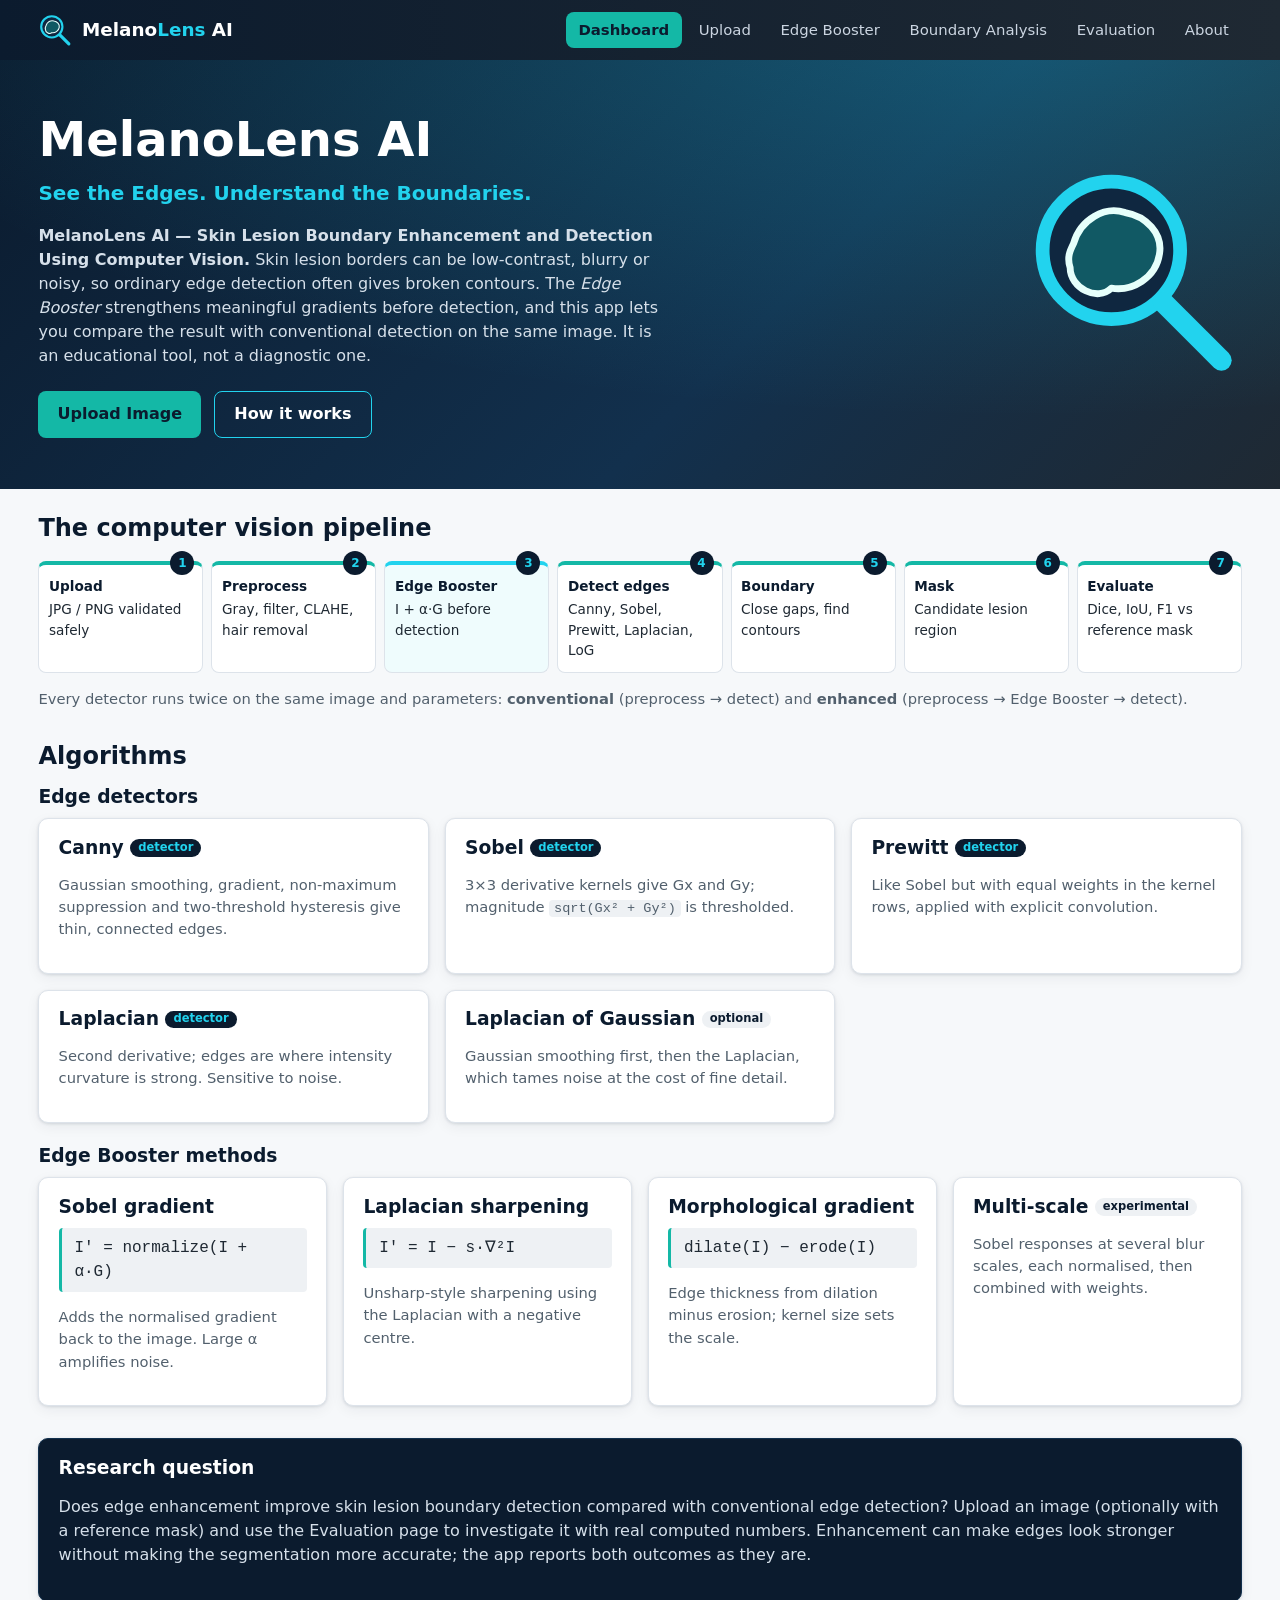
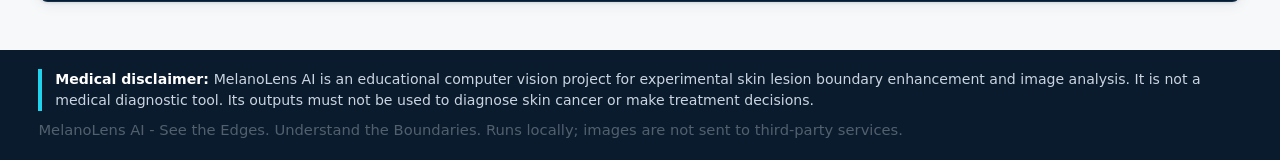
<file: frontend/index.html>
<!DOCTYPE html>
<html lang="en">
<head>
  <meta charset="utf-8"><meta name="viewport" content="width=device-width, initial-scale=1">
  <title>MelanoLens AI - Dashboard</title>
  <link rel="icon" href="assets/logo.svg" type="image/svg+xml">
  <link rel="stylesheet" href="css/style.css"><link rel="stylesheet" href="css/components.css">
</head>
<body data-page="index.html">
  <section class="hero">
    <div class="container hero-grid">
      <div>
        <h1>MelanoLens AI</h1>
        <p class="tagline">See the Edges. Understand the Boundaries.</p>
        <p><strong>MelanoLens AI — Skin Lesion Boundary Enhancement and Detection Using Computer Vision.</strong>
          Skin lesion borders can be low-contrast, blurry or noisy, so ordinary edge detection often gives broken contours.
          The <em>Edge Booster</em> strengthens meaningful gradients before detection, and this app lets you compare the result
          with conventional detection on the same image. It is an educational tool, not a diagnostic one.</p>
        <div class="hero-actions">
          <a class="btn primary" href="upload.html">Upload Image</a>
          <a class="btn secondary" href="about.html">How it works</a>
        </div>
      </div>
      <div class="hero-logo" aria-hidden="true"><img src="assets/logo.svg" alt="" width="220" height="220"></div>
    </div>
  </section>

  <main id="main"><div class="container">
    <section aria-labelledby="pipe-h">
      <h2 id="pipe-h">The computer vision pipeline</h2>
      <div class="pipeline" style="margin-top:1.1rem">
        <div class="step"><b>Upload</b>JPG / PNG validated safely</div>
        <div class="step"><b>Preprocess</b>Gray, filter, CLAHE, hair removal</div>
        <div class="step core"><b>Edge Booster</b>I + α·G before detection</div>
        <div class="step"><b>Detect edges</b>Canny, Sobel, Prewitt, Laplacian, LoG</div>
        <div class="step"><b>Boundary</b>Close gaps, find contours</div>
        <div class="step"><b>Mask</b>Candidate lesion region</div>
        <div class="step"><b>Evaluate</b>Dice, IoU, F1 vs reference mask</div>
      </div>
      <p class="muted">Every detector runs twice on the same image and parameters: <b>conventional</b> (preprocess → detect) and <b>enhanced</b> (preprocess → Edge Booster → detect).</p>
    </section>

    <section style="margin-top:2rem" aria-labelledby="algo-h">
      <h2 id="algo-h">Algorithms</h2>
      <h3 style="margin-top:1rem">Edge detectors</h3>
      <div class="grid cols-3">
        <article class="card algo"><h3>Canny <span class="badge">detector</span></h3><p class="muted">Gaussian smoothing, gradient, non-maximum suppression and two-threshold hysteresis give thin, connected edges.</p></article>
        <article class="card algo"><h3>Sobel <span class="badge">detector</span></h3><p class="muted">3×3 derivative kernels give Gx and Gy; magnitude <code>sqrt(Gx² + Gy²)</code> is thresholded.</p></article>
        <article class="card algo"><h3>Prewitt <span class="badge">detector</span></h3><p class="muted">Like Sobel but with equal weights in the kernel rows, applied with explicit convolution.</p></article>
        <article class="card algo"><h3>Laplacian <span class="badge">detector</span></h3><p class="muted">Second derivative; edges are where intensity curvature is strong. Sensitive to noise.</p></article>
        <article class="card algo"><h3>Laplacian of Gaussian <span class="badge alt">optional</span></h3><p class="muted">Gaussian smoothing first, then the Laplacian, which tames noise at the cost of fine detail.</p></article>
      </div>
      <h3 style="margin-top:1.4rem">Edge Booster methods</h3>
      <div class="grid cols-4">
        <article class="card algo"><h3>Sobel gradient</h3><div class="formula">I' = normalize(I + α·G)</div><p class="muted">Adds the normalised gradient back to the image. Large α amplifies noise.</p></article>
        <article class="card algo"><h3>Laplacian sharpening</h3><div class="formula">I' = I − s·∇²I</div><p class="muted">Unsharp-style sharpening using the Laplacian with a negative centre.</p></article>
        <article class="card algo"><h3>Morphological gradient</h3><div class="formula">dilate(I) − erode(I)</div><p class="muted">Edge thickness from dilation minus erosion; kernel size sets the scale.</p></article>
        <article class="card algo"><h3>Multi-scale <span class="badge alt">experimental</span></h3><p class="muted">Sobel responses at several blur scales, each normalised, then combined with weights.</p></article>
      </div>
    </section>

    <section style="margin-top:2rem" class="card dark">
      <h3>Research question</h3>
      <p>Does edge enhancement improve skin lesion boundary detection compared with conventional edge detection?
        Upload an image (optionally with a reference mask) and use the Evaluation page to investigate it with real computed numbers.
        Enhancement can make edges look stronger without making the segmentation more accurate; the app reports both outcomes as they are.</p>
    </section>
  </div></main>
  <script src="js/app.js"></script>
</body>
</html>
</file>
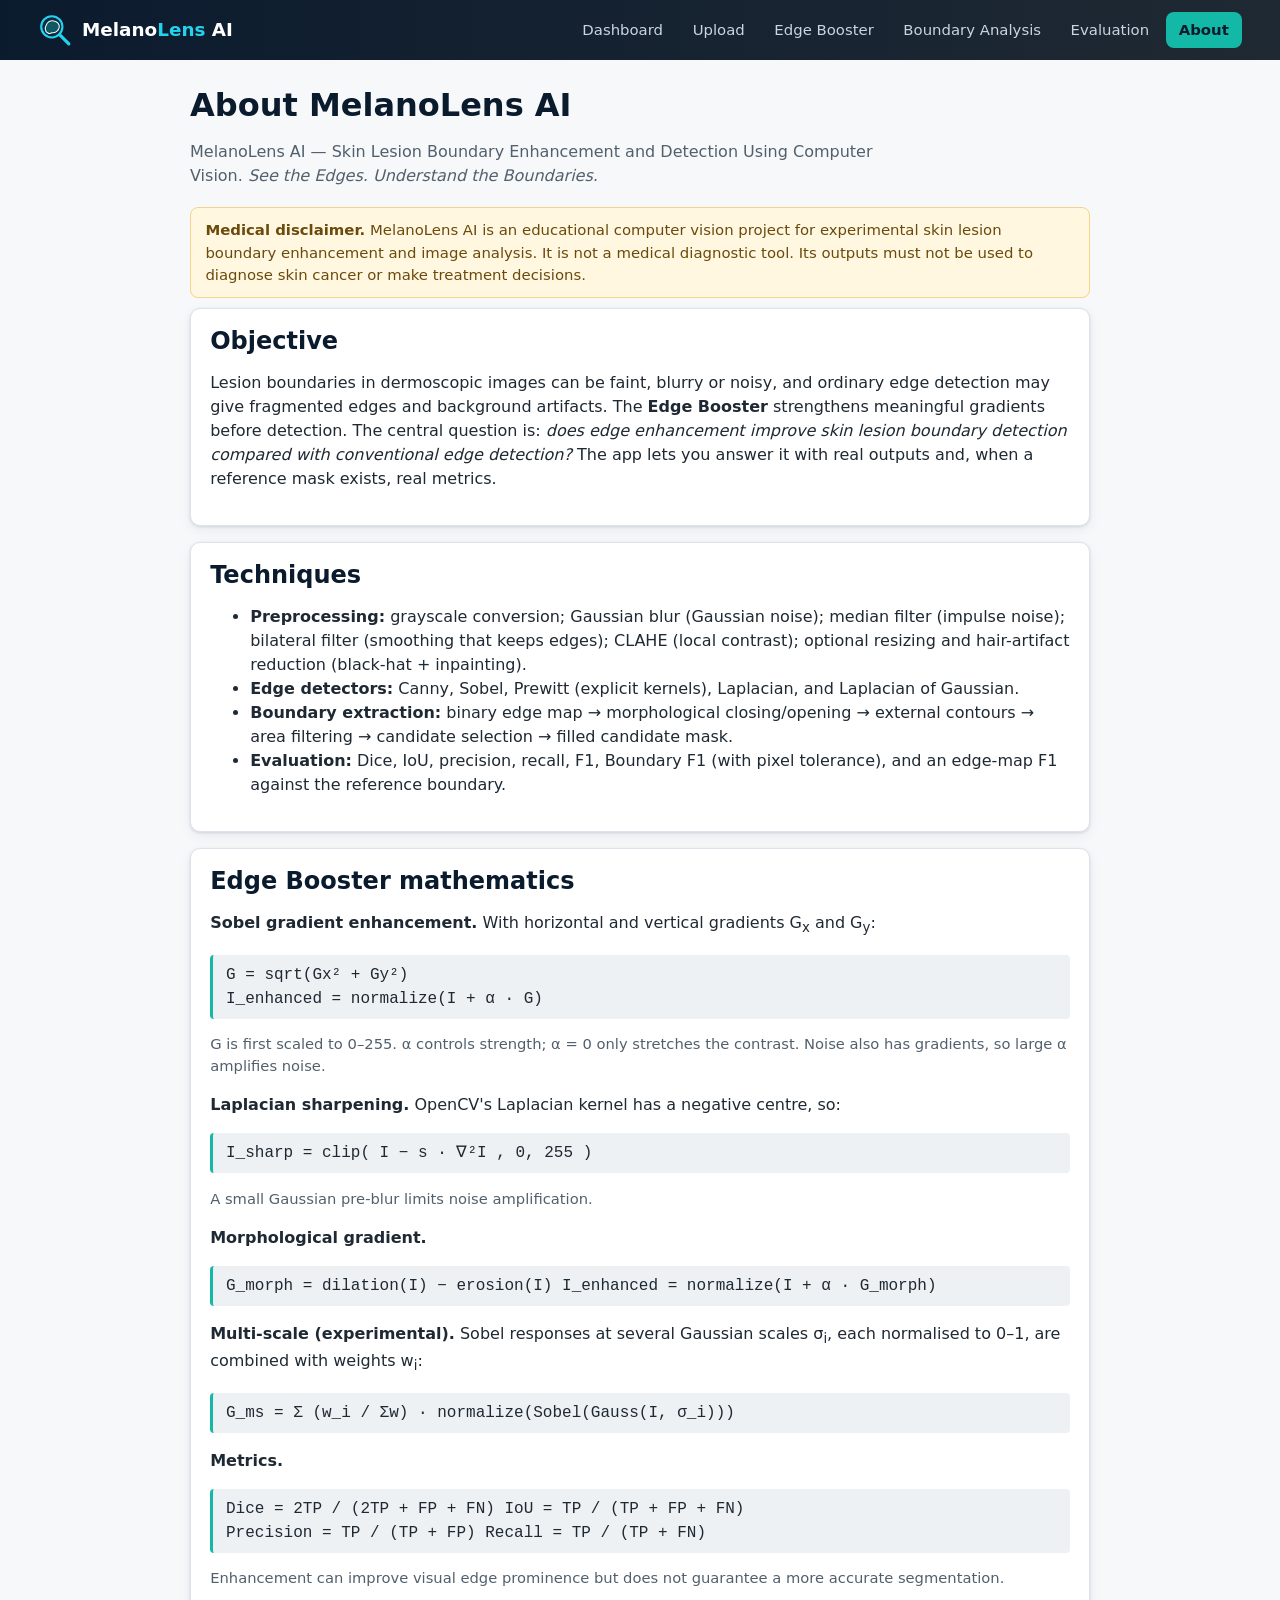
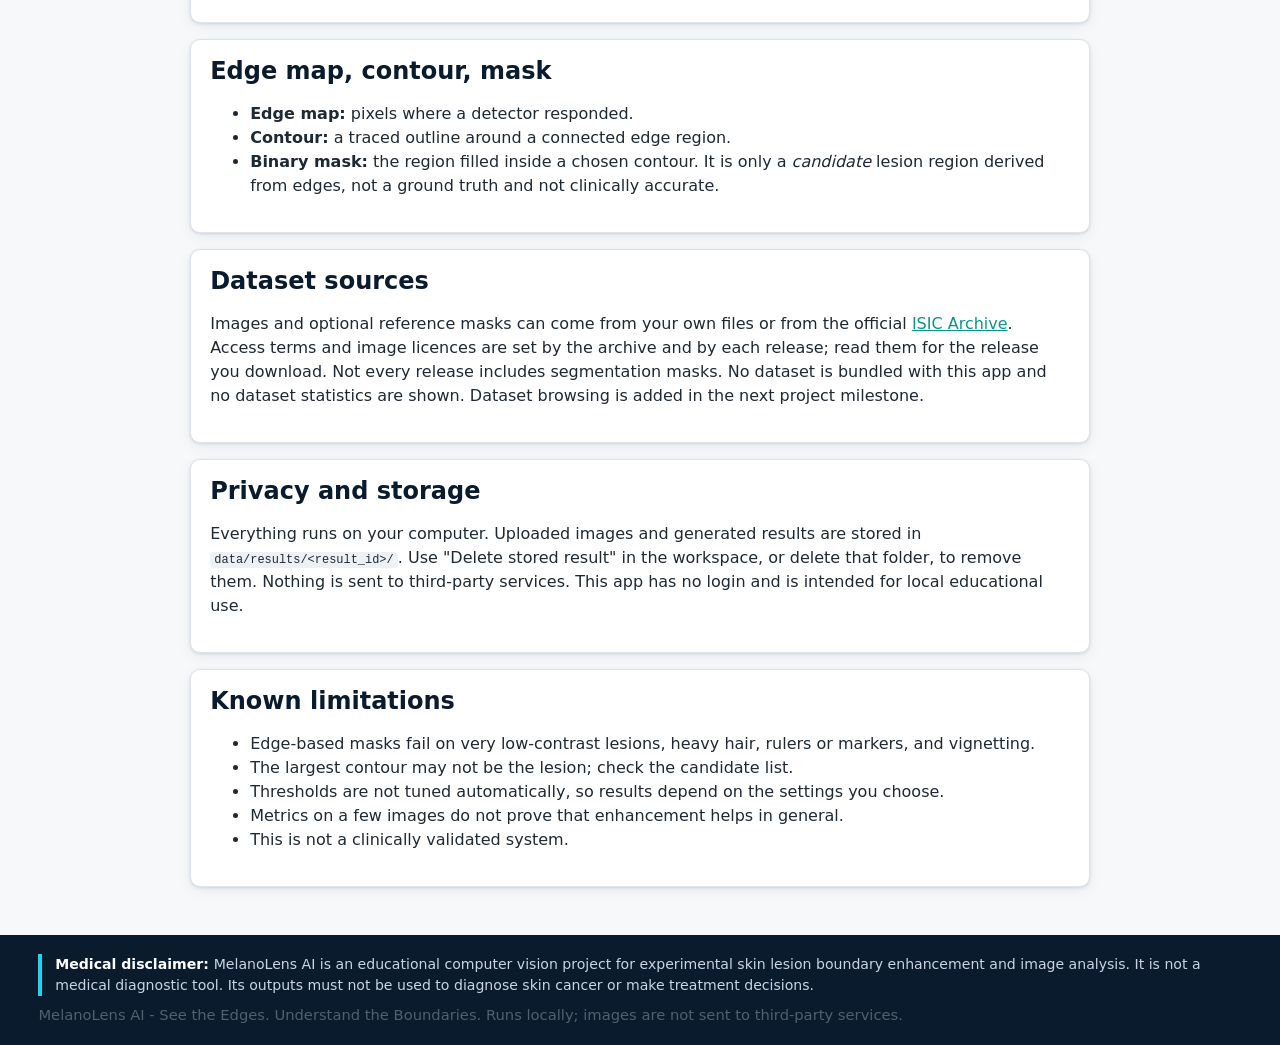
<file: frontend/about.html>
<!DOCTYPE html>
<html lang="en">
<head>
  <meta charset="utf-8"><meta name="viewport" content="width=device-width, initial-scale=1">
  <title>MelanoLens AI - About Project</title>
  <link rel="icon" href="assets/logo.svg" type="image/svg+xml">
  <link rel="stylesheet" href="css/style.css"><link rel="stylesheet" href="css/components.css">
</head>
<body data-page="about.html">
  <main id="main"><div class="container" style="max-width:900px">
    <div class="page-title"><h1>About MelanoLens AI</h1><p>MelanoLens AI — Skin Lesion Boundary Enhancement and Detection Using Computer Vision. <em>See the Edges. Understand the Boundaries.</em></p></div>
    <div class="alert warn"><strong>Medical disclaimer.</strong> MelanoLens AI is an educational computer vision project for experimental skin lesion boundary enhancement and image analysis. It is not a medical diagnostic tool. Its outputs must not be used to diagnose skin cancer or make treatment decisions.</div>

    <section class="card"><h2>Objective</h2>
      <p>Lesion boundaries in dermoscopic images can be faint, blurry or noisy, and ordinary edge detection may give fragmented edges and background artifacts. The <b>Edge Booster</b> strengthens meaningful gradients before detection. The central question is: <em>does edge enhancement improve skin lesion boundary detection compared with conventional edge detection?</em> The app lets you answer it with real outputs and, when a reference mask exists, real metrics.</p></section>

    <section class="card" style="margin-top:1rem"><h2>Techniques</h2>
      <ul>
        <li><b>Preprocessing:</b> grayscale conversion; Gaussian blur (Gaussian noise); median filter (impulse noise); bilateral filter (smoothing that keeps edges); CLAHE (local contrast); optional resizing and hair-artifact reduction (black-hat + inpainting).</li>
        <li><b>Edge detectors:</b> Canny, Sobel, Prewitt (explicit kernels), Laplacian, and Laplacian of Gaussian.</li>
        <li><b>Boundary extraction:</b> binary edge map → morphological closing/opening → external contours → area filtering → candidate selection → filled candidate mask.</li>
        <li><b>Evaluation:</b> Dice, IoU, precision, recall, F1, Boundary F1 (with pixel tolerance), and an edge-map F1 against the reference boundary.</li>
      </ul></section>

    <section class="card" style="margin-top:1rem"><h2>Edge Booster mathematics</h2>
      <p><b>Sobel gradient enhancement.</b> With horizontal and vertical gradients G<sub>x</sub> and G<sub>y</sub>:</p>
      <div class="formula">G = sqrt(Gx² + Gy²)<br>I_enhanced = normalize(I + α · G)</div>
      <p class="muted">G is first scaled to 0–255. α controls strength; α = 0 only stretches the contrast. Noise also has gradients, so large α amplifies noise.</p>
      <p><b>Laplacian sharpening.</b> OpenCV's Laplacian kernel has a negative centre, so:</p>
      <div class="formula">I_sharp = clip( I − s · ∇²I , 0, 255 )</div>
      <p class="muted">A small Gaussian pre-blur limits noise amplification.</p>
      <p><b>Morphological gradient.</b></p>
      <div class="formula">G_morph = dilation(I) − erosion(I)      I_enhanced = normalize(I + α · G_morph)</div>
      <p><b>Multi-scale (experimental).</b> Sobel responses at several Gaussian scales σ<sub>i</sub>, each normalised to 0–1, are combined with weights w<sub>i</sub>:</p>
      <div class="formula">G_ms = Σ (w_i / Σw) · normalize(Sobel(Gauss(I, σ_i)))</div>
      <p><b>Metrics.</b></p>
      <div class="formula">Dice = 2TP / (2TP + FP + FN)    IoU = TP / (TP + FP + FN)<br>Precision = TP / (TP + FP)    Recall = TP / (TP + FN)</div>
      <p class="muted">Enhancement can improve visual edge prominence but does not guarantee a more accurate segmentation.</p></section>

    <section class="card" style="margin-top:1rem"><h2>Edge map, contour, mask</h2>
      <ul><li><b>Edge map:</b> pixels where a detector responded.</li><li><b>Contour:</b> a traced outline around a connected edge region.</li>
        <li><b>Binary mask:</b> the region filled inside a chosen contour. It is only a <em>candidate</em> lesion region derived from edges, not a ground truth and not clinically accurate.</li></ul></section>

    <section class="card" style="margin-top:1rem"><h2>Dataset sources</h2>
      <p>Images and optional reference masks can come from your own files or from the official <a href="https://www.isic-archive.com/" target="_blank" rel="noopener">ISIC Archive</a>. Access terms and image licences are set by the archive and by each release; read them for the release you download. Not every release includes segmentation masks. No dataset is bundled with this app and no dataset statistics are shown. Dataset browsing is added in the next project milestone.</p></section>

    <section class="card" style="margin-top:1rem"><h2>Privacy and storage</h2>
      <p>Everything runs on your computer. Uploaded images and generated results are stored in <code>data/results/&lt;result_id&gt;/</code>. Use "Delete stored result" in the workspace, or delete that folder, to remove them. Nothing is sent to third-party services. This app has no login and is intended for local educational use.</p></section>

    <section class="card" style="margin-top:1rem"><h2>Known limitations</h2>
      <ul><li>Edge-based masks fail on very low-contrast lesions, heavy hair, rulers or markers, and vignetting.</li>
        <li>The largest contour may not be the lesion; check the candidate list.</li>
        <li>Thresholds are not tuned automatically, so results depend on the settings you choose.</li>
        <li>Metrics on a few images do not prove that enhancement helps in general.</li>
        <li>This is not a clinically validated system.</li></ul></section>
  </div></main>
  <script src="js/app.js"></script>
</body>
</html>
</file>
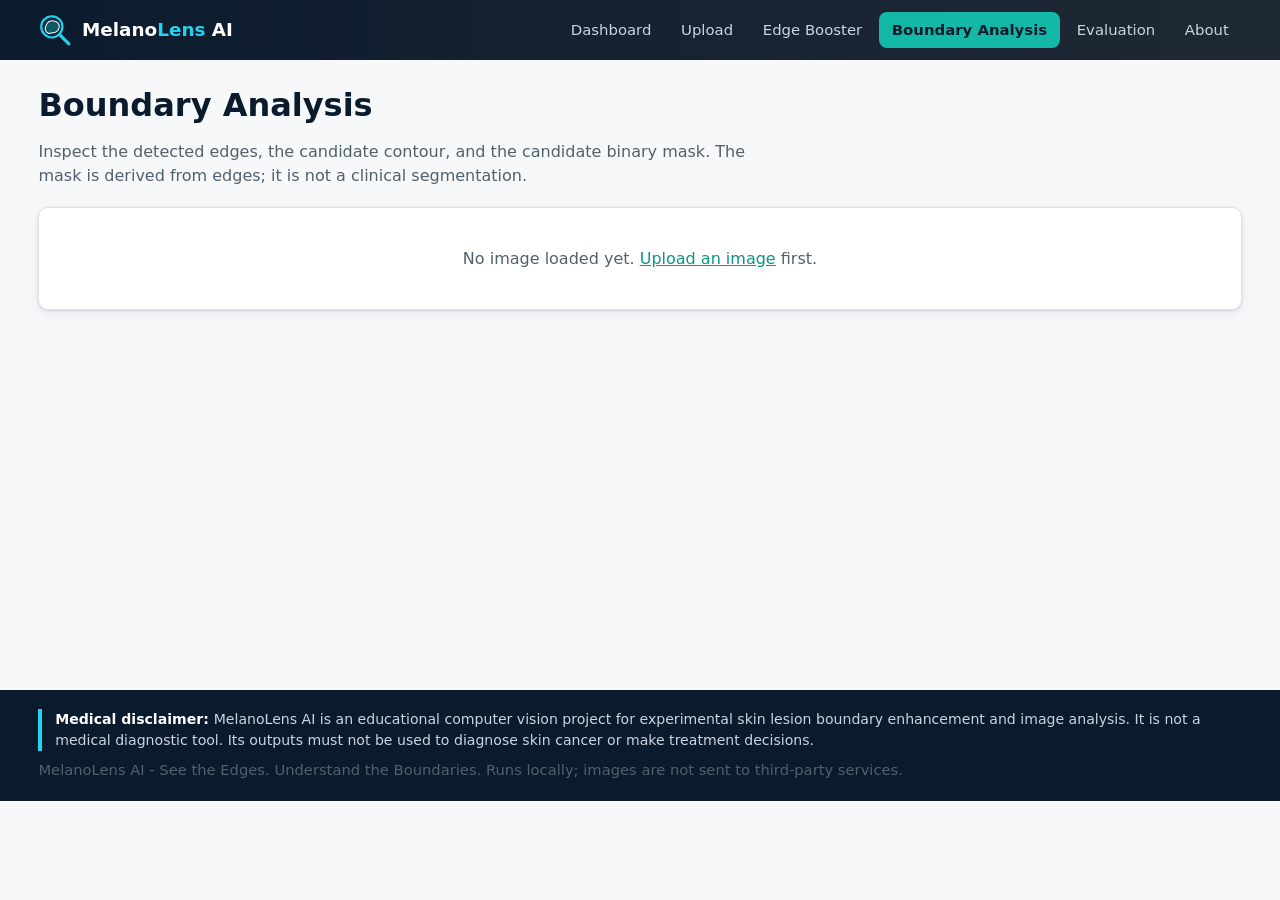
<file: frontend/analysis.html>
<!DOCTYPE html>
<html lang="en">
<head>
  <meta charset="utf-8"><meta name="viewport" content="width=device-width, initial-scale=1">
  <title>MelanoLens AI - Boundary Analysis</title>
  <link rel="icon" href="assets/logo.svg" type="image/svg+xml">
  <link rel="stylesheet" href="css/style.css"><link rel="stylesheet" href="css/components.css">
</head>
<body data-page="analysis.html">
  <main id="main"><div class="container">
    <div class="page-title"><h1>Boundary Analysis</h1>
      <p>Inspect the detected edges, the candidate contour, and the candidate binary mask. The mask is derived from edges; it is not a clinical segmentation.</p></div>
    <div id="empty" class="card empty" hidden></div>
    <div id="content" hidden>
      <div id="messages"></div>
      <div class="layout-2" style="grid-template-columns: 1.4fr 1fr">
        <section class="card" aria-labelledby="viewer-h">
          <h2 id="viewer-h">Viewer</h2>
          <div class="viewer-bar"><label for="view-select">Image</label><select id="view-select"></select>
            <a class="btn ghost small" id="dl-current" href="#">Download this</a>
            <a class="btn ghost small" id="dl-overlay" href="#">Download contour overlay</a>
            <a class="btn ghost small" id="dl-mask" href="#">Download binary mask</a></div>
          <div id="viewer-toolbar"></div>
          <div id="viewer"></div>
          <p class="muted">Scroll to zoom, drag to pan. Keyboard: + / − / 0 when the viewer is focused.</p>
        </section>
        <section>
          <div class="card" aria-labelledby="meas-h">
            <h2 id="meas-h">Selected contour</h2>
            <p class="muted" id="meas-context"></p>
            <div class="stat-grid" id="stats"></div>
          </div>
          <div class="card" style="margin-top:1rem" aria-labelledby="cand-h">
            <h2 id="cand-h">Candidate contours</h2>
            <p class="muted">The largest contour is not always the lesion. Pick another candidate to inspect it; the page reprocesses with the same settings.</p>
            <div class="field"><label for="selection">Automatic selection rule</label>
              <select id="selection"><option value="largest">Largest valid contour</option><option value="most_circular">Most circular</option><option value="closest_to_center">Closest to centre</option></select></div>
            <div class="table-wrap" style="margin-top:.6rem"><table><thead><tr><th>#</th><th>Area px</th><th>Perimeter px</th><th>Circularity</th><th></th></tr></thead><tbody id="cand-body"></tbody></table></div>
          </div>
        </section>
      </div>

      <section class="card" style="margin-top:1rem" aria-labelledby="cmp-h">
        <h2 id="cmp-h">Before / after comparison</h2>
        <div class="viewer-bar">
          <label for="cmp-left">Before</label><select id="cmp-left"></select>
          <label for="cmp-right">After</label><select id="cmp-right"></select>
        </div>
        <div id="cmp-toolbar"></div><div id="cmp-viewer"></div>
        <label class="muted" for="cmp-slider">Drag the slider to reveal the "after" image (left side shows "before").</label>
        <input class="compare-slider" id="cmp-slider" type="range" min="0" max="100" value="50">
      </section>

      <section class="card" style="margin-top:1rem" aria-labelledby="ref-h">
        <h2 id="ref-h">Reference mask comparison</h2>
        <div id="ref-none" class="alert info" hidden>Ground-truth mask unavailable. No scores are shown. Upload an image together with a reference mask to enable this section.</div>
        <div id="ref-body" hidden>
          <div class="grid cols-3">
            <figure style="margin:0"><img id="ref-img" alt="Reference mask" style="width:100%;background:#0f1b28;border-radius:8px"><figcaption class="muted">Reference mask</figcaption></figure>
            <figure style="margin:0"><img id="pred-img" alt="Candidate mask" style="width:100%;background:#0f1b28;border-radius:8px"><figcaption class="muted">Candidate mask (selected)</figcaption></figure>
            <figure style="margin:0"><img id="diff-img" alt="Difference image" style="width:100%;background:#0f1b28;border-radius:8px"><figcaption class="muted">Difference</figcaption></figure>
          </div>
          <div class="legend" style="margin:.6rem 0"><span><i style="background:#00c800"></i>True positive</span><span><i style="background:#dc0000"></i>False positive</span><span><i style="background:#0078dc"></i>False negative</span></div>
          <div class="stat-grid" id="ref-stats"></div>
          <p class="muted" id="ref-note"></p>
        </div>
      </section>

      <section class="card" style="margin-top:1rem"><h2>Definitions</h2><ul id="notes"></ul></section>
    </div>
  </div></main>
  <script src="js/app.js"></script><script src="js/labels.js"></script><script src="js/viewer.js"></script><script src="js/analysis.js"></script>
</body>
</html>
</file>
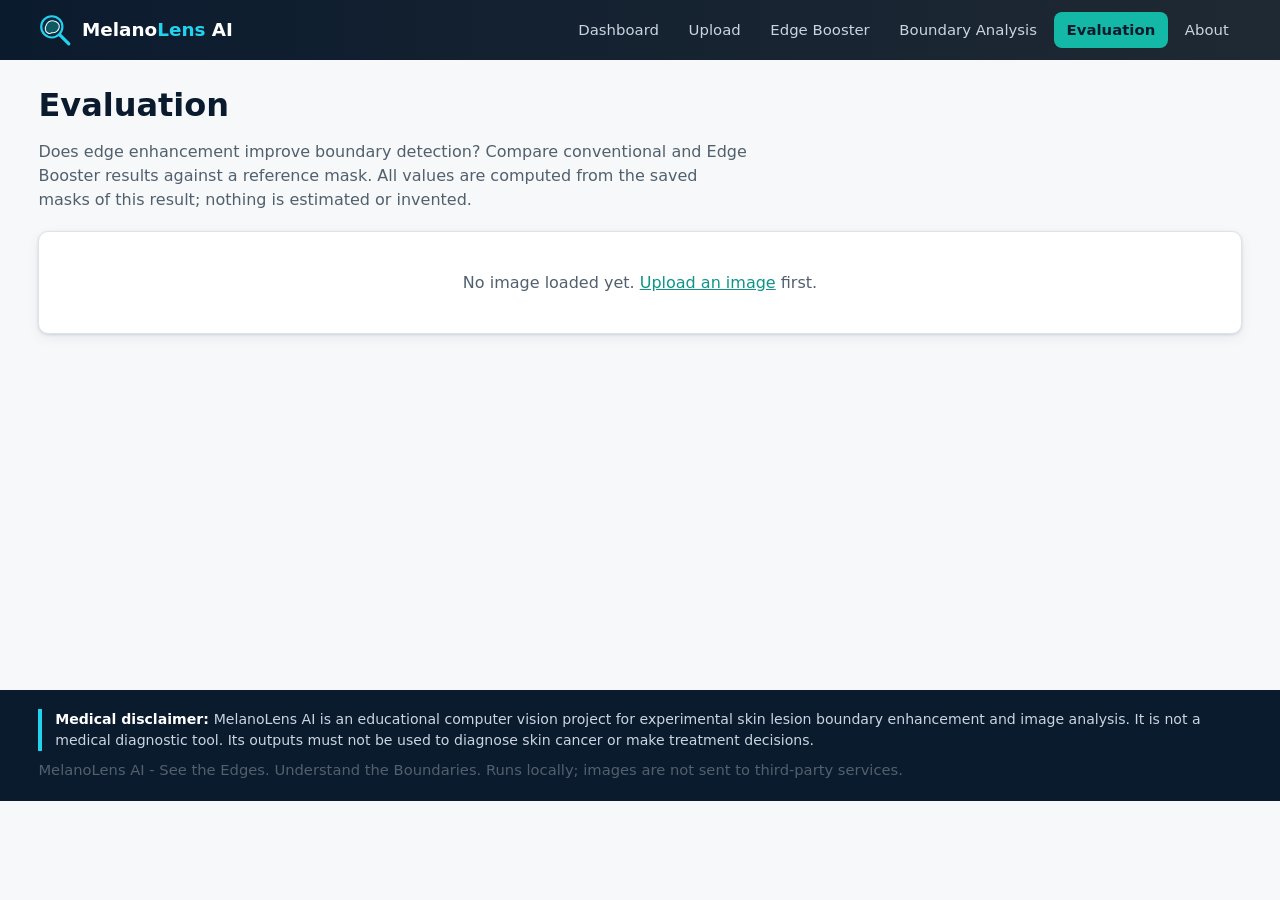
<file: frontend/evaluation.html>
<!DOCTYPE html>
<html lang="en">
<head>
  <meta charset="utf-8"><meta name="viewport" content="width=device-width, initial-scale=1">
  <title>MelanoLens AI - Evaluation</title>
  <link rel="icon" href="assets/logo.svg" type="image/svg+xml">
  <link rel="stylesheet" href="css/style.css"><link rel="stylesheet" href="css/components.css">
</head>
<body data-page="evaluation.html">
  <main id="main"><div class="container">
    <div class="page-title"><h1>Evaluation</h1>
      <p>Does edge enhancement improve boundary detection? Compare conventional and Edge Booster results against a reference mask. All values are computed from the saved masks of this result; nothing is estimated or invented.</p></div>
    <div id="empty" class="card empty" hidden></div>
    <div id="content" hidden>
      <div id="no-ref" class="card" hidden>
        <h2>Ground-truth mask unavailable</h2>
        <p>No reference segmentation mask is attached to this image, so Dice, IoU, precision, recall and F1 cannot be computed. No scores are shown.</p>
        <a class="btn primary" href="upload.html">Upload an image with a reference mask</a>
      </div>
      <div id="has-ref" hidden>
        <div class="card"><div class="btn-row" style="justify-content:space-between"><h2 style="margin:0">Conventional vs Edge Booster</h2>
          <div class="btn-row"><a class="btn ghost small" id="export-csv" href="#">Export CSV</a><a class="btn ghost small" id="export-json" href="#">Export JSON</a></div></div>
          <p class="muted">Difference = enhanced − conventional (positive means the enhanced value is higher). "n/a" means no candidate contour was found or the value is undefined.</p>
          <div class="table-wrap"><table><thead><tr><th>Detector</th><th>Dice conv.</th><th>Dice enh.</th><th>Δ Dice</th><th>IoU conv.</th><th>IoU enh.</th><th>Δ IoU</th><th>Edge-map F1 conv.</th><th>Edge-map F1 enh.</th><th>Δ Edge F1</th></tr></thead><tbody id="cmp-body"></tbody></table></div>
        </div>
        <div class="grid cols-2" style="margin-top:1rem;align-items:start">
          <div class="card"><h2>Dice chart</h2><img id="chart" alt="Bar chart of Dice score for conventional and Edge Booster results per detector" style="width:100%"></div>
          <div class="card"><h2>Masks (selected detector and mode)</h2>
            <div class="grid cols-3"><figure style="margin:0"><img id="m-ref" alt="Reference mask" style="width:100%;background:#0f1b28;border-radius:6px"><figcaption class="muted">Reference</figcaption></figure>
              <figure style="margin:0"><img id="m-pred" alt="Predicted mask" style="width:100%;background:#0f1b28;border-radius:6px"><figcaption class="muted">Predicted</figcaption></figure>
              <figure style="margin:0"><img id="m-diff" alt="Difference" style="width:100%;background:#0f1b28;border-radius:6px"><figcaption class="muted">Difference</figcaption></figure></div>
            <div class="legend" style="margin-top:.5rem"><span><i style="background:#00c800"></i>TP</span><span><i style="background:#dc0000"></i>FP</span><span><i style="background:#0078dc"></i>FN</span></div></div>
        </div>
        <div class="card" style="margin-top:1rem"><h2>All results</h2>
          <div class="table-wrap"><table><thead><tr><th>Detector</th><th>Mode</th><th>Mask found</th><th>Dice</th><th>IoU</th><th>Precision</th><th>Recall</th><th>F1</th><th>Boundary F1</th><th>Edge-map F1</th></tr></thead><tbody id="rows-body"></tbody></table></div>
        </div>
        <div class="card" style="margin-top:1rem"><h2>How the numbers are computed</h2>
          <ul>
            <li><b>Mask metrics</b> (Dice, IoU, precision, recall, F1, Boundary F1) compare a filled candidate mask with the reference mask. The candidate mask comes from the contour-selection rule you chose.</li>
            <li><b>Edge-map F1</b> compares raw edge pixels with the boundary of the reference mask using a pixel tolerance. It does not need a contour, but background edges lower it.</li>
            <li>Results on one image are a single observation, not proof that enhancement helps or hurts in general.</li>
          </ul></div>
      </div>
    </div>
  </div></main>
  <script src="js/app.js"></script><script src="js/evaluation.js"></script>
</body>
</html>
</file>
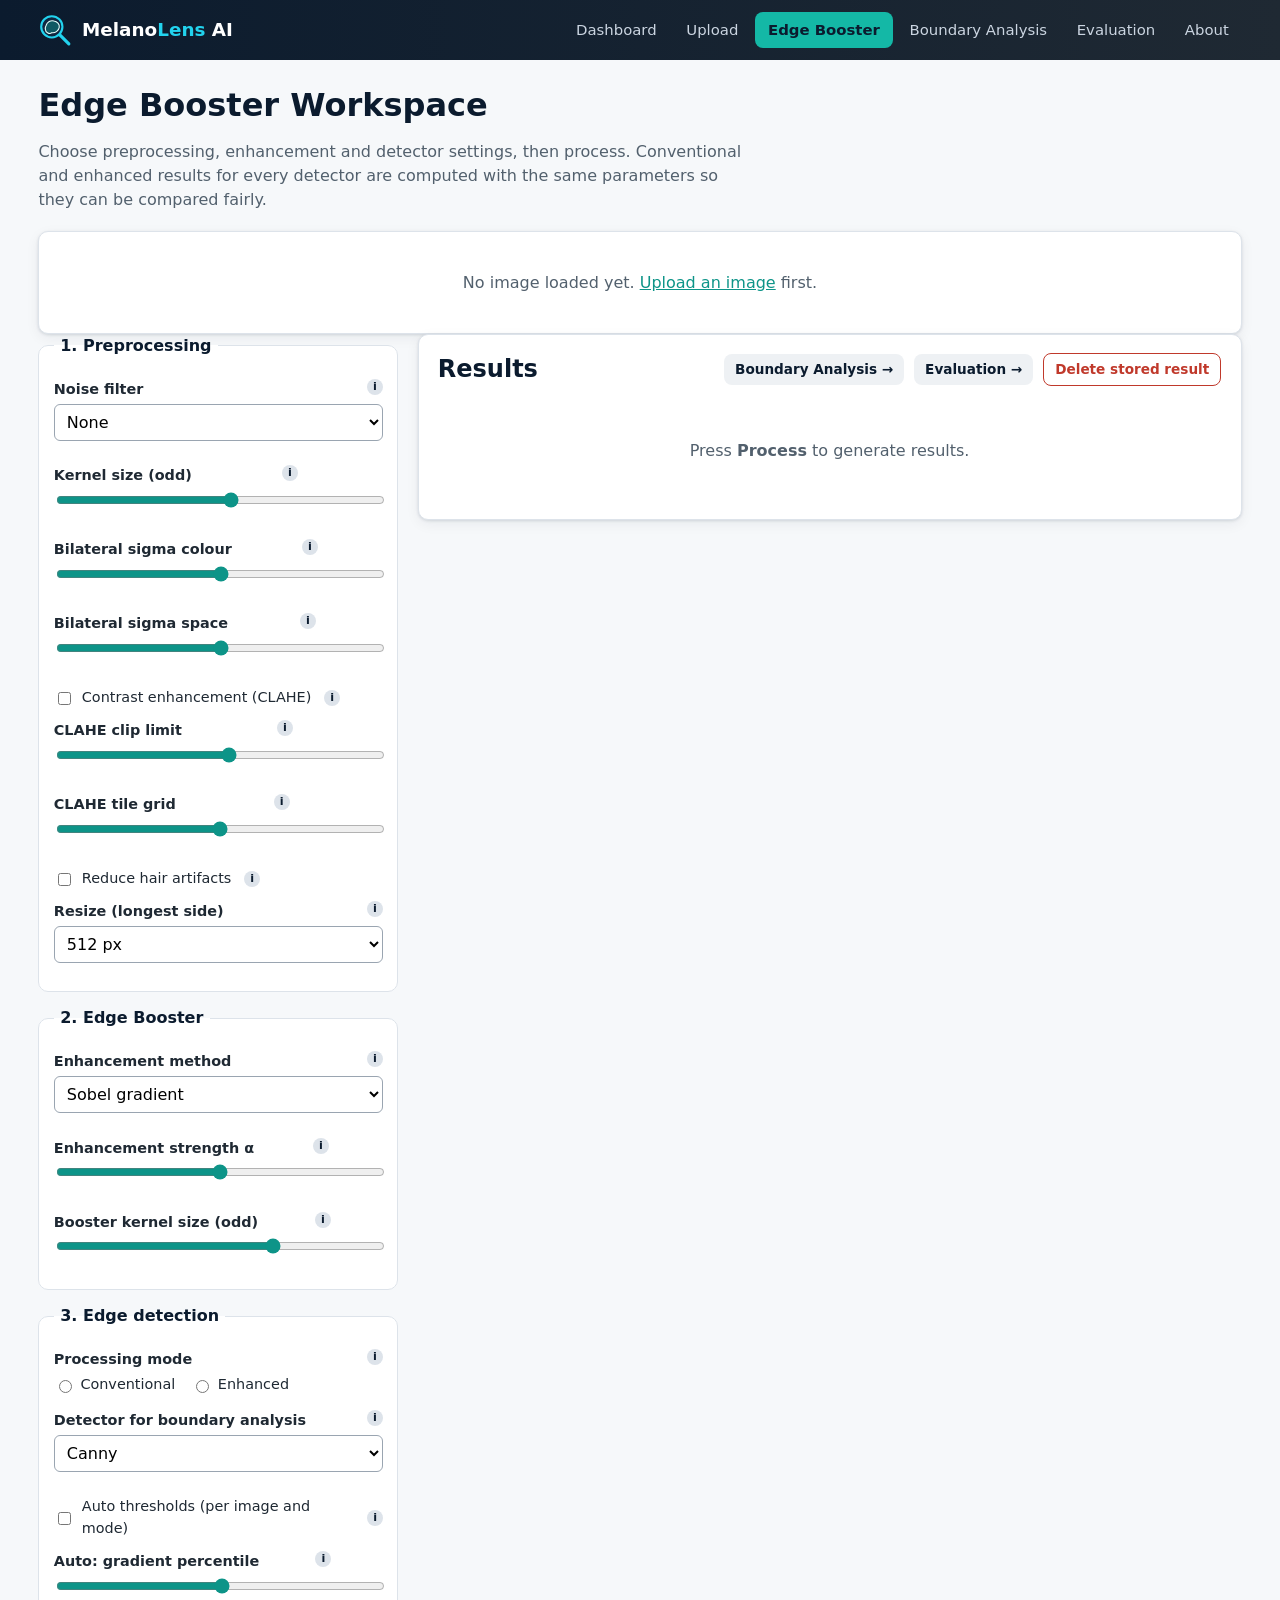
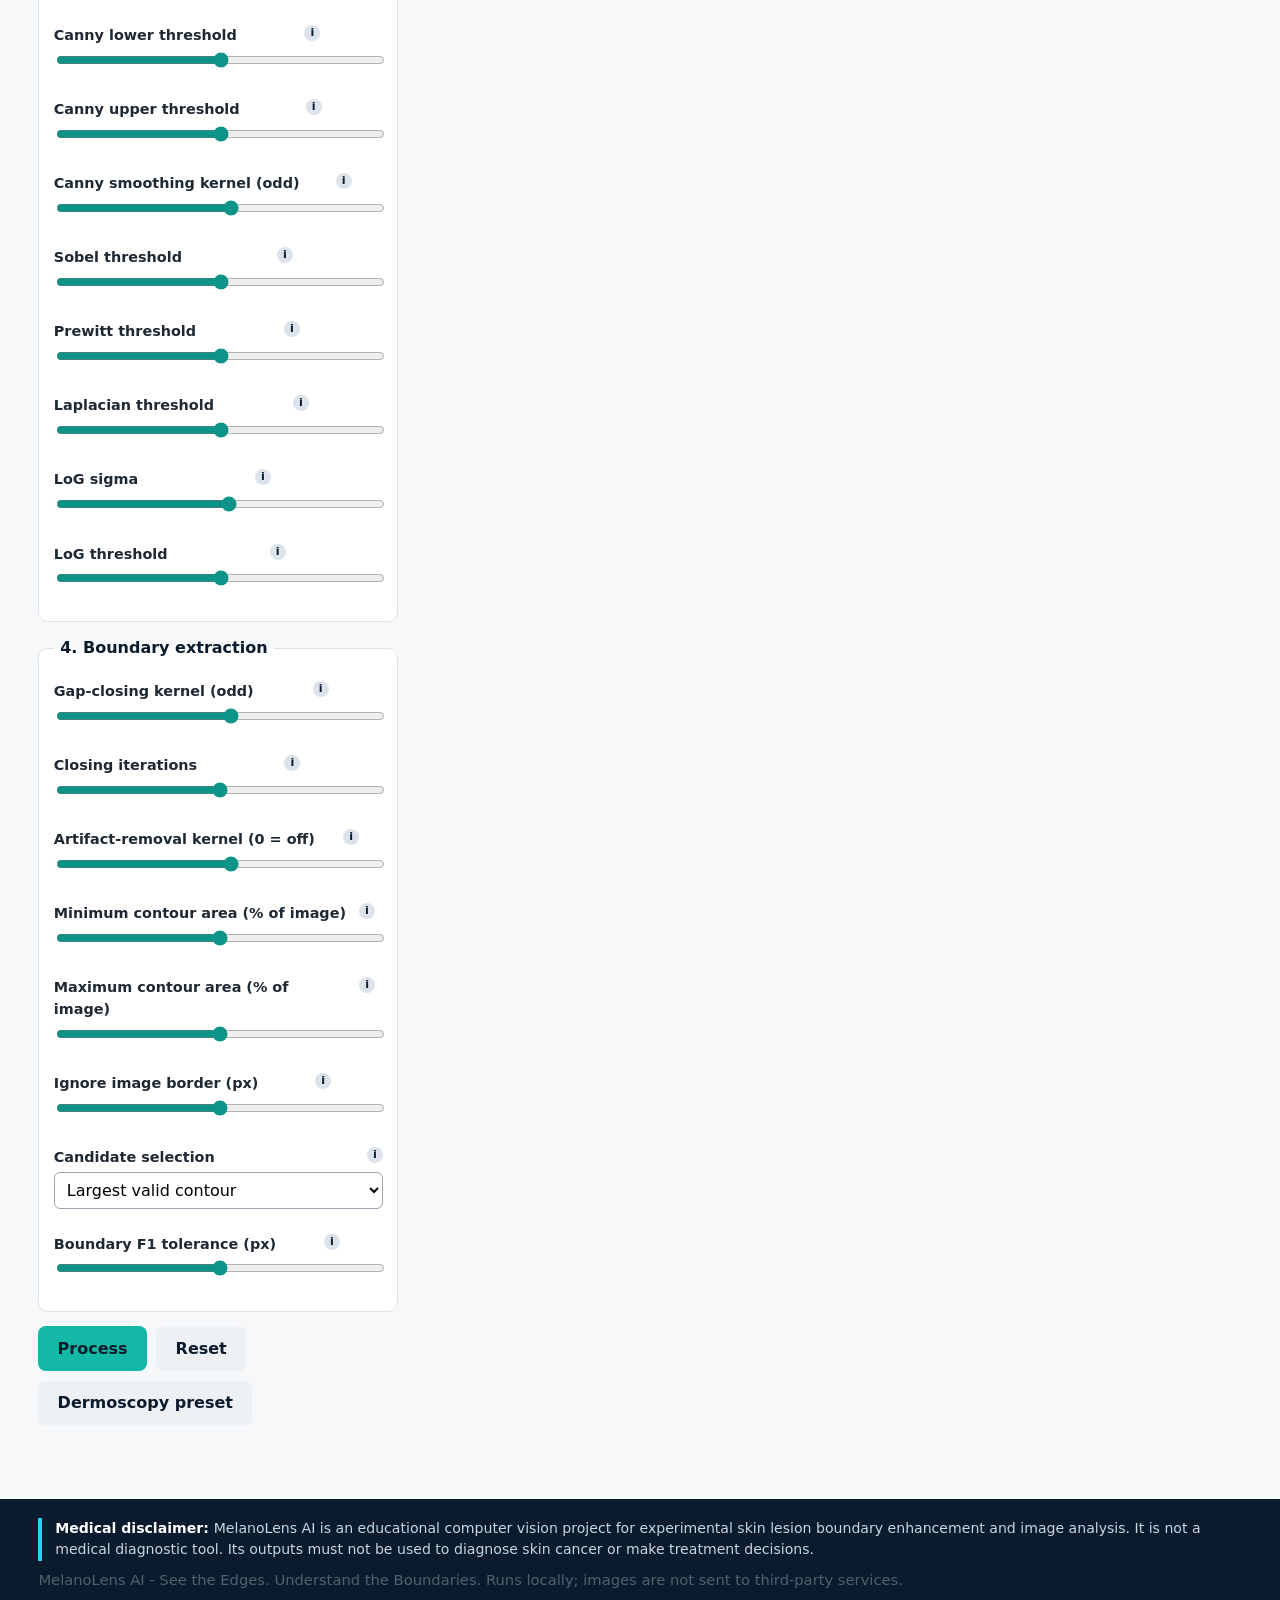
<file: frontend/workspace.html>
<!DOCTYPE html>
<html lang="en">
<head>
  <meta charset="utf-8"><meta name="viewport" content="width=device-width, initial-scale=1">
  <title>MelanoLens AI - Edge Booster Workspace</title>
  <link rel="icon" href="assets/logo.svg" type="image/svg+xml">
  <link rel="stylesheet" href="css/style.css"><link rel="stylesheet" href="css/components.css">
</head>
<body data-page="workspace.html">
  <main id="main"><div class="container">
    <div class="page-title"><h1>Edge Booster Workspace</h1>
      <p>Choose preprocessing, enhancement and detector settings, then process. Conventional and enhanced results for every detector are computed with the same parameters so they can be compared fairly.</p></div>
    <div id="no-result" class="card empty" hidden>No image loaded yet. <a href="upload.html">Upload an image</a> first.</div>
    <div class="layout-2" id="workspace" hidden>
      <form id="controls" novalidate aria-label="Processing controls">
        
<fieldset><legend>1. Preprocessing</legend>
<div class="field"><label for="p-filter">Noise filter<span class="tip" tabindex="0" data-tip="Gaussian: smooths Gaussian noise. Median: removes salt-and-pepper noise. Bilateral: smooths flat areas but keeps edges.">i</span></label><select id="p-filter" data-param="filter" data-type="text"><option value="none">None</option><option value="gaussian">Gaussian blur</option><option value="median">Median</option><option value="bilateral">Bilateral</option></select><div class="err" id="e-filter"></div></div>
<div class="field" ><label for="p-kernel_size">Kernel size (odd)<span class="tip" tabindex="0" data-tip="Bigger kernels smooth more but blur weak boundaries. Must be odd. For Bilateral this is the neighbourhood diameter (minimum 3).">i</span><output for="p-kernel_size"></output></label><input type="range" id="p-kernel_size" data-param="kernel_size" data-type="number" min="1" max="31" step="2"><div class="err" id="e-kernel_size"></div></div>
<div id="bilateral-group">
<div class="field" ><label for="p-bilateral_sigma_color">Bilateral sigma colour<span class="tip" tabindex="0" data-tip="How different two brightness values can be and still be averaged together.">i</span><output for="p-bilateral_sigma_color"></output></label><input type="range" id="p-bilateral_sigma_color" data-param="bilateral_sigma_color" data-type="number" min="1" max="250" step="1"><div class="err" id="e-bilateral_sigma_color"></div></div>
<div class="field" ><label for="p-bilateral_sigma_space">Bilateral sigma space<span class="tip" tabindex="0" data-tip="How far apart two pixels can be and still influence each other.">i</span><output for="p-bilateral_sigma_space"></output></label><input type="range" id="p-bilateral_sigma_space" data-param="bilateral_sigma_space" data-type="number" min="1" max="250" step="1"><div class="err" id="e-bilateral_sigma_space"></div></div>
</div>
<div class="field check"><label for="p-clahe"><input type="checkbox" id="p-clahe" data-param="clahe" data-type="bool"> Contrast enhancement (CLAHE)<span class="tip" tabindex="0" data-tip="Contrast Limited Adaptive Histogram Equalisation boosts LOCAL contrast so faint borders become visible.">i</span></label></div>
<div class="field" ><label for="p-clahe_clip">CLAHE clip limit<span class="tip" tabindex="0" data-tip="Higher values give stronger contrast but also amplify noise.">i</span><output for="p-clahe_clip"></output></label><input type="range" id="p-clahe_clip" data-param="clahe_clip" data-type="number" min="0.5" max="10" step="0.5"><div class="err" id="e-clahe_clip"></div></div>
<div class="field" ><label for="p-clahe_tile">CLAHE tile grid<span class="tip" tabindex="0" data-tip="The image is split into tile x tile blocks, each equalised separately.">i</span><output for="p-clahe_tile"></output></label><input type="range" id="p-clahe_tile" data-param="clahe_tile" data-type="number" min="2" max="16" step="1"><div class="err" id="e-clahe_tile"></div></div>
<div class="field check"><label for="p-remove_hair"><input type="checkbox" id="p-remove_hair" data-param="remove_hair" data-type="bool"> Reduce hair artifacts<span class="tip" tabindex="0" data-tip="Finds thin dark lines with a black-hat filter and fills them in (inpainting).">i</span></label></div>
<div class="field"><label for="p-max_side">Resize (longest side)<span class="tip" tabindex="0" data-tip="Large images are shrunk, keeping the aspect ratio. Smaller sizes run faster.">i</span></label><select id="p-max_side" data-param="max_side" data-type="number"><option value="512">512 px</option><option value="768">768 px</option><option value="1024">1024 px</option><option value="1536">1536 px</option><option value="2048">2048 px</option></select><div class="err" id="e-max_side"></div></div>
</fieldset>

<fieldset><legend>2. Edge Booster</legend>
<div class="field"><label for="p-booster_method">Enhancement method<span class="tip" tabindex="0" data-tip="Sobel: I + alpha*G. Laplacian: I - strength*Laplacian(I). Morphological: dilation - erosion gradient added back. Multi-scale: weighted Sobel at several blur scales.">i</span></label><select id="p-booster_method" data-param="booster_method" data-type="text"><option value="sobel">Sobel gradient</option><option value="laplacian">Laplacian sharpening</option><option value="morphological">Morphological gradient</option><option value="multiscale">Multi-scale (experimental)</option></select><div class="err" id="e-booster_method"></div></div>
<div class="field" ><label for="p-booster_alpha">Enhancement strength α<span class="tip" tabindex="0" data-tip="Strength of the gradient added back to the image. 0 = no enhancement. Large values amplify noise too.">i</span><output for="p-booster_alpha"></output></label><input type="range" id="p-booster_alpha" data-param="booster_alpha" data-type="number" min="0" max="5" step="0.1"><div class="err" id="e-booster_alpha"></div></div>
<div class="alert warn" id="alpha-warn" hidden>High strength can amplify noise and create false edges.</div>
<div class="field" ><label for="p-booster_kernel">Booster kernel size (odd)<span class="tip" tabindex="0" data-tip="Sobel/Laplacian aperture (1-7) or morphological structuring element (3-21). Ignored by Multi-scale.">i</span><output for="p-booster_kernel"></output></label><input type="range" id="p-booster_kernel" data-param="booster_kernel" data-type="number" min="1" max="7" step="2"><div class="err" id="e-booster_kernel"></div></div>
</fieldset>

<fieldset><legend>3. Edge detection</legend>
<div class="field"><label>Processing mode<span class="tip" tabindex="0" data-tip="Conventional: preprocess then detect. Enhanced: preprocess, Edge Booster, then detect. The Evaluation page always compares both.">i</span></label>
<div class="radio-row" role="radiogroup" aria-label="Processing mode">
<label><input type="radio" name="mode" data-param="mode" data-type="radio" value="conventional"> Conventional</label>
<label><input type="radio" name="mode" data-param="mode" data-type="radio" value="enhanced"> Enhanced</label></div></div>
<div class="field"><label for="p-detector">Detector for boundary analysis<span class="tip" tabindex="0" data-tip="This detector's edge map drives the contour, mask and measurements. All detectors are still computed for comparison.">i</span></label><select id="p-detector" data-param="detector" data-type="text"><option value="canny">Canny</option><option value="sobel">Sobel</option><option value="prewitt">Prewitt</option><option value="laplacian">Laplacian</option><option value="log">Laplacian of Gaussian</option></select><div class="err" id="e-detector"></div></div>
<div id="grp-canny">
<div class="field check"><label for="p-canny_auto"><input type="checkbox" id="p-canny_auto" data-param="canny_auto" data-type="bool"> Auto thresholds (per image and mode)<span class="tip" tabindex="0" data-tip="Picks Canny thresholds from the image's own gradient strength, separately for the conventional and the enhanced image, so both get a comparable number of edges. Turn off to type thresholds yourself.">i</span></label></div>
<div class="field"><label for="p-canny_percentile">Auto: gradient percentile<span class="tip" tabindex="0" data-tip="High threshold = this percentile of the gradient magnitude; low = 0.4 x high. Higher = fewer, stronger edges.">i</span><output for="p-canny_percentile"></output></label><input type="range" id="p-canny_percentile" data-param="canny_percentile" data-type="number" min="50" max="99.5" step="0.5"><div class="err" id="e-canny_percentile"></div></div>
<div class="field" ><label for="p-canny_low">Canny lower threshold<span class="tip" tabindex="0" data-tip="Edges weaker than this are discarded.">i</span><output for="p-canny_low"></output></label><input type="range" id="p-canny_low" data-param="canny_low" data-type="number" min="0" max="255" step="1"><div class="err" id="e-canny_low"></div></div>
<div class="field" ><label for="p-canny_high">Canny upper threshold<span class="tip" tabindex="0" data-tip="Edges stronger than this are always kept. Must be above the lower threshold.">i</span><output for="p-canny_high"></output></label><input type="range" id="p-canny_high" data-param="canny_high" data-type="number" min="0" max="255" step="1"><div class="err" id="e-canny_high"></div></div>
<div class="field" ><label for="p-canny_blur">Canny smoothing kernel (odd)<span class="tip" tabindex="0" data-tip="Gaussian blur applied inside Canny before gradients are computed.">i</span><output for="p-canny_blur"></output></label><input type="range" id="p-canny_blur" data-param="canny_blur" data-type="number" min="1" max="31" step="2"><div class="err" id="e-canny_blur"></div></div>
</div>
<div id="grp-sobel"><div class="field" ><label for="p-sobel_threshold">Sobel threshold<span class="tip" tabindex="0" data-tip="Applied to the gradient magnitude scaled to 0-255 by its maximum.">i</span><output for="p-sobel_threshold"></output></label><input type="range" id="p-sobel_threshold" data-param="sobel_threshold" data-type="number" min="0" max="255" step="1"><div class="err" id="e-sobel_threshold"></div></div></div>
<div id="grp-prewitt"><div class="field" ><label for="p-prewitt_threshold">Prewitt threshold<span class="tip" tabindex="0" data-tip="Applied to the gradient magnitude scaled to 0-255 by its maximum.">i</span><output for="p-prewitt_threshold"></output></label><input type="range" id="p-prewitt_threshold" data-param="prewitt_threshold" data-type="number" min="0" max="255" step="1"><div class="err" id="e-prewitt_threshold"></div></div></div>
<div id="grp-laplacian"><div class="field" ><label for="p-laplacian_threshold">Laplacian threshold<span class="tip" tabindex="0" data-tip="Applied to the absolute Laplacian response scaled to 0-255.">i</span><output for="p-laplacian_threshold"></output></label><input type="range" id="p-laplacian_threshold" data-param="laplacian_threshold" data-type="number" min="0" max="255" step="1"><div class="err" id="e-laplacian_threshold"></div></div></div>
<div id="grp-log">
<div class="field" ><label for="p-log_sigma">LoG sigma<span class="tip" tabindex="0" data-tip="Gaussian smoothing strength before the Laplacian.">i</span><output for="p-log_sigma"></output></label><input type="range" id="p-log_sigma" data-param="log_sigma" data-type="number" min="0.5" max="10" step="0.5"><div class="err" id="e-log_sigma"></div></div>
<div class="field" ><label for="p-log_threshold">LoG threshold<span class="tip" tabindex="0" data-tip="Applied to the absolute response scaled to 0-255.">i</span><output for="p-log_threshold"></output></label><input type="range" id="p-log_threshold" data-param="log_threshold" data-type="number" min="0" max="255" step="1"><div class="err" id="e-log_threshold"></div></div>
</div>
</fieldset>

<fieldset><legend>4. Boundary extraction</legend>
<div class="field" ><label for="p-close_kernel">Gap-closing kernel (odd)<span class="tip" tabindex="0" data-tip="Morphological closing joins small gaps in the edge map. 1 = off. Too large merges separate structures.">i</span><output for="p-close_kernel"></output></label><input type="range" id="p-close_kernel" data-param="close_kernel" data-type="number" min="1" max="31" step="2"><div class="err" id="e-close_kernel"></div></div>
<div class="field" ><label for="p-close_iterations">Closing iterations<span class="tip" tabindex="0" data-tip="How many times closing is repeated.">i</span><output for="p-close_iterations"></output></label><input type="range" id="p-close_iterations" data-param="close_iterations" data-type="number" min="1" max="5" step="1"><div class="err" id="e-close_iterations"></div></div>
<div class="field" ><label for="p-open_kernel">Artifact-removal kernel (0 = off)<span class="tip" tabindex="0" data-tip="Optional morphological opening removes small specks. Use 0 or an odd value from 3 to 15.">i</span><output for="p-open_kernel"></output></label><input type="range" id="p-open_kernel" data-param="open_kernel" data-type="number" min="0" max="15" step="2"><div class="err" id="e-open_kernel"></div></div>
<div class="field" ><label for="p-min_area_pct">Minimum contour area (% of image)<span class="tip" tabindex="0" data-tip="Smaller contours are ignored as noise.">i</span><output for="p-min_area_pct"></output></label><input type="range" id="p-min_area_pct" data-param="min_area_pct" data-type="number" min="0" max="20" step="0.1"><div class="err" id="e-min_area_pct"></div></div>
<div class="field" ><label for="p-max_area_pct">Maximum contour area (% of image)<span class="tip" tabindex="0" data-tip="Larger contours (e.g. the whole frame) are ignored.">i</span><output for="p-max_area_pct"></output></label><input type="range" id="p-max_area_pct" data-param="max_area_pct" data-type="number" min="20" max="100" step="1"><div class="err" id="e-max_area_pct"></div></div>
<div class="field"><label for="p-ignore_border_px">Ignore image border (px)<span class="tip" tabindex="0" data-tip="Edge pixels this close to the image border are discarded before contour extraction. Removes frames, vignettes and scanner borders.">i</span><output for="p-ignore_border_px"></output></label><input type="range" id="p-ignore_border_px" data-param="ignore_border_px" data-type="number" min="0" max="30" step="1"><div class="err" id="e-ignore_border_px"></div></div>
<div class="field"><label for="p-selection">Candidate selection<span class="tip" tabindex="0" data-tip="The largest contour is not always the lesion. Inspect other candidates on the Boundary Analysis page.">i</span></label><select id="p-selection" data-param="selection" data-type="text"><option value="largest">Largest valid contour</option><option value="most_circular">Most circular</option><option value="closest_to_center">Closest to centre</option></select><div class="err" id="e-selection"></div></div>
<div class="field" ><label for="p-boundary_tolerance_px">Boundary F1 tolerance (px)<span class="tip" tabindex="0" data-tip="A boundary pixel counts as correct if it lies within this distance of the other boundary.">i</span><output for="p-boundary_tolerance_px"></output></label><input type="range" id="p-boundary_tolerance_px" data-param="boundary_tolerance_px" data-type="number" min="0" max="10" step="1"><div class="err" id="e-boundary_tolerance_px"></div></div>
</fieldset>

        <div class="btn-row">
          <button class="btn primary" type="submit" id="process-btn">Process</button>
          <button class="btn ghost" type="button" id="reset-btn">Reset</button>
          <button class="btn ghost" type="button" id="preset-btn" title="Starting point for soft-edged dermoscopy lesions. Tuned on a single ISIC image only.">Dermoscopy preset</button>
        </div>
        <div class="status" id="status" role="status"></div>
        <div id="form-errors" aria-live="assertive"></div>
      </form>
      <section aria-label="Results">
        <div class="card">
          <div class="btn-row" style="justify-content:space-between">
            <h2 style="margin:0">Results</h2>
            <div class="btn-row">
              <a class="btn ghost small" href="analysis.html">Boundary Analysis →</a>
              <a class="btn ghost small" href="evaluation.html">Evaluation →</a>
              <button class="btn danger small" id="delete-btn" type="button">Delete stored result</button>
            </div>
          </div>
          <div id="warnings"></div>
          <p class="muted" id="canny-used"></p>
          <div id="results-empty" class="empty">Press <b>Process</b> to generate results.</div>
          <div id="results" hidden>
            <h3>Pipeline stages</h3><div class="gallery" id="gallery-main"></div>
            <h3 style="margin-top:1.4rem">Edge maps: conventional vs enhanced</h3>
            <div class="pair-grid" id="gallery-pairs"></div>
          </div>
        </div>
      </section>
    </div>
  </div></main>
  <div class="modal" id="modal" hidden role="dialog" aria-modal="true" aria-labelledby="modal-title">
    <div class="card"><div class="btn-row" style="justify-content:space-between"><h3 id="modal-title" style="margin:0"></h3>
      <div class="btn-row"><a class="btn primary small" id="modal-download" href="#">Download PNG</a><button class="btn ghost small" id="modal-close" type="button">Close (Esc)</button></div></div>
      <div id="modal-toolbar"></div><div id="modal-viewer"></div><p class="muted">Scroll to zoom, drag to pan.</p></div>
  </div>
  <script src="js/app.js"></script><script src="js/labels.js"></script><script src="js/viewer.js"></script><script src="js/processing.js"></script>
</body>
</html>
</file>
<file: frontend/css/style.css>
/* MelanoLens AI - base styles: tokens, layout, header/footer */
:root {
  --navy: #0b1b2e; --navy-2: #12304d; --charcoal: #1f2933; --slate: #52606d;
  --teal: #14b8a6; --cyan: #22d3ee; --teal-dark: #0d9488;
  --white: #ffffff; --gray-50: #f6f8fa; --gray-100: #eef1f4; --gray-200: #dde3ea; --gray-400: #9aa5b1;
  --danger: #c0392b; --warn: #b7791f; --ok: #15803d;
  --radius: 10px; --shadow: 0 1px 3px rgba(11,27,46,.12), 0 4px 14px rgba(11,27,46,.06);
  --font: "Segoe UI", system-ui, -apple-system, Roboto, Helvetica, Arial, sans-serif;
}
* { box-sizing: border-box; }
html { scroll-behavior: smooth; }
body { margin: 0; font-family: var(--font); color: var(--charcoal); background: var(--gray-50); line-height: 1.5; }
h1, h2, h3 { color: var(--navy); line-height: 1.2; margin: 0 0 .5em; }
a { color: var(--teal-dark); }
code { background: var(--gray-100); padding: .1em .35em; border-radius: 4px; font-size: .92em; }
.container { width: min(1240px, 94%); margin: 0 auto; }
.skip-link { position: absolute; left: -999px; top: 0; background: var(--cyan); color: var(--navy); padding: .5rem 1rem; z-index: 100; }
.skip-link:focus { left: 0; }

.site-header { background: linear-gradient(90deg, var(--navy), var(--charcoal)); color: var(--white); position: sticky; top: 0; z-index: 50; }
.site-header .container { display: flex; align-items: center; justify-content: space-between; gap: 1rem; min-height: 60px; flex-wrap: wrap; }
.brand { display: flex; align-items: center; gap: .6rem; color: var(--white); text-decoration: none; font-weight: 700; font-size: 1.15rem; }
.brand svg { width: 34px; height: 34px; }
.brand span em { color: var(--cyan); font-style: normal; }
.nav { display: flex; gap: .25rem; flex-wrap: wrap; }
.nav a { color: #cbd5e1; text-decoration: none; padding: .45rem .8rem; border-radius: 8px; font-size: .93rem; transition: background .2s, color .2s; }
.nav a:hover { background: rgba(255,255,255,.1); color: var(--white); }
.nav a[aria-current="page"] { background: var(--teal); color: var(--navy); font-weight: 600; }

main { padding: 1.6rem 0 3rem; min-height: 70vh; }
.page-title { margin-bottom: 1.2rem; }
.page-title p { color: var(--slate); margin: 0; max-width: 70ch; }

.site-footer { background: var(--navy); color: #cbd5e1; padding: 1.2rem 0; font-size: .88rem; }
.disclaimer { border-left: 4px solid var(--cyan); padding-left: .8rem; margin: 0 0 .5rem; }
.disclaimer strong { color: var(--white); }

.hero { background: radial-gradient(1200px 400px at 80% -10%, rgba(34,211,238,.25), transparent), linear-gradient(135deg, var(--navy), var(--navy-2) 60%, var(--charcoal)); color: var(--white); padding: 3.2rem 0; }
.hero h1 { color: var(--white); font-size: clamp(2rem, 4vw, 3rem); margin-bottom: .2em; }
.hero .tagline { color: var(--cyan); font-size: 1.25rem; font-weight: 600; margin: 0 0 1rem; }
.hero p { max-width: 62ch; color: #d6e0ea; }
.hero-grid { display: grid; grid-template-columns: 1fr 220px; gap: 2rem; align-items: center; }
.hero-logo svg { width: 100%; height: auto; filter: drop-shadow(0 8px 24px rgba(34,211,238,.35)); }
.hero-actions { display: flex; gap: .8rem; flex-wrap: wrap; margin-top: 1.4rem; }

.grid { display: grid; gap: 1rem; }
.grid.cols-2 { grid-template-columns: repeat(2, 1fr); }
.grid.cols-3 { grid-template-columns: repeat(3, 1fr); }
.grid.cols-4 { grid-template-columns: repeat(4, 1fr); }
.layout-2 { display: grid; grid-template-columns: 360px 1fr; gap: 1.2rem; align-items: start; }

@media (max-width: 1000px) {
  .layout-2, .hero-grid { grid-template-columns: 1fr; }
  .grid.cols-4, .grid.cols-3 { grid-template-columns: repeat(2, 1fr); }
  .hero-logo { display: none; }
}
@media (max-width: 640px) { .grid.cols-2, .grid.cols-3, .grid.cols-4 { grid-template-columns: 1fr; } }
@media (prefers-reduced-motion: reduce) { * { transition: none !important; animation: none !important; scroll-behavior: auto !important; } }
</file>
<file: frontend/css/components.css>
/* MelanoLens AI - components: cards, buttons, forms, gallery, viewer, tables */
.card { background: var(--white); border: 1px solid var(--gray-200); border-radius: var(--radius); box-shadow: var(--shadow); padding: 1.1rem 1.2rem; }
.card h2, .card h3 { margin-bottom: .6rem; }
.card.dark { background: var(--navy); color: #d6e0ea; border-color: var(--navy-2); }
.card.dark h3 { color: var(--white); }
.muted { color: var(--slate); font-size: .92rem; }
.formula { font-family: Consolas, "Courier New", monospace; background: var(--gray-100); border-left: 3px solid var(--teal); padding: .5rem .8rem; border-radius: 4px; margin: .5rem 0; overflow-x: auto; }

.btn { display: inline-flex; align-items: center; justify-content: center; gap: .4rem; border: 0; cursor: pointer; font: inherit; font-weight: 600; padding: .65rem 1.2rem; border-radius: 8px; text-decoration: none; transition: transform .15s, background .2s, box-shadow .2s; }
.btn:hover { transform: translateY(-1px); }
.btn:focus-visible, input:focus-visible, select:focus-visible, .dropzone:focus-visible, .thumb:focus-visible { outline: 3px solid var(--cyan); outline-offset: 2px; }
.btn.primary { background: var(--teal); color: var(--navy); }
.btn.primary:hover { background: var(--cyan); }
.btn.secondary { background: transparent; color: var(--white); border: 1.5px solid var(--cyan); }
.btn.ghost { background: var(--gray-100); color: var(--navy); }
.btn.ghost:hover { background: var(--gray-200); }
.btn.danger { background: transparent; color: var(--danger); border: 1.5px solid var(--danger); }
.btn.small { padding: .35rem .7rem; font-size: .85rem; }
.btn[disabled] { opacity: .5; cursor: not-allowed; transform: none; }
.btn-row { display: flex; gap: .6rem; flex-wrap: wrap; align-items: center; }

/* forms */
fieldset { border: 1px solid var(--gray-200); border-radius: var(--radius); margin: 0 0 .9rem; padding: .6rem .9rem .9rem; background: var(--white); }
legend { font-weight: 700; color: var(--navy); padding: 0 .4rem; }
.field { margin-top: .7rem; }
.field label { display: flex; justify-content: space-between; gap: .5rem; font-size: .9rem; font-weight: 600; margin-bottom: .2rem; }
.field label output { color: var(--teal-dark); font-weight: 700; font-variant-numeric: tabular-nums; }
.field select, .field input[type="number"] { width: 100%; padding: .45rem .5rem; border: 1px solid var(--gray-400); border-radius: 6px; font: inherit; background: var(--white); }
.field input[type="range"] { width: 100%; accent-color: var(--teal-dark); }
.field.check label { font-weight: 500; justify-content: flex-start; align-items: center; }
.field.invalid input, .field.invalid select { border-color: var(--danger); }
.field .err { color: var(--danger); font-size: .82rem; min-height: 1em; }
.radio-row { display: flex; gap: 1rem; flex-wrap: wrap; }
.radio-row label { font-weight: 500; justify-content: flex-start; align-items: center; gap: .35rem; }
.tip { display: inline-grid; place-items: center; width: 16px; height: 16px; border-radius: 50%; background: var(--gray-200); color: var(--navy); font-size: .7rem; font-weight: 700; cursor: help; margin-left: .3rem; position: relative; }
.tip:hover::after, .tip:focus::after { content: attr(data-tip); position: absolute; left: 50%; bottom: 140%; transform: translateX(-50%); width: 240px; background: var(--navy); color: #fff; padding: .5rem .6rem; border-radius: 6px; font-weight: 400; font-size: .8rem; z-index: 20; text-align: left; line-height: 1.35; }
.group-active { border-color: var(--teal); box-shadow: 0 0 0 2px rgba(20,184,166,.2); }

/* messages */
.alert { padding: .7rem .9rem; border-radius: 8px; margin: .6rem 0; font-size: .93rem; border: 1px solid; }
.alert.error { background: #fdecea; color: #7a1f14; border-color: #f5b5ad; }
.alert.warn { background: #fff7e0; color: #6b4a0b; border-color: #f2d58a; }
.alert.info { background: #e6fafa; color: #0b5f5a; border-color: #a5e8e3; }
.alert.ok { background: #e7f7ec; color: #14532d; border-color: #a7e0b8; }
.status { display: flex; align-items: center; gap: .6rem; min-height: 1.6rem; color: var(--slate); }
.spinner { width: 18px; height: 18px; border: 3px solid var(--gray-200); border-top-color: var(--teal); border-radius: 50%; animation: spin .8s linear infinite; }
@keyframes spin { to { transform: rotate(360deg); } }
.toast-wrap { position: fixed; right: 1rem; bottom: 1rem; display: grid; gap: .5rem; z-index: 200; }
.toast { background: var(--navy); color: #fff; padding: .7rem 1rem; border-radius: 8px; box-shadow: var(--shadow); max-width: 340px; border-left: 4px solid var(--cyan); animation: fadein .25s; }
.toast.error { border-left-color: #ef6a5b; }
@keyframes fadein { from { opacity: 0; transform: translateY(8px); } }

/* dropzone */
.dropzone { border: 2px dashed var(--teal); border-radius: var(--radius); background: var(--white); padding: 2.2rem 1rem; text-align: center; cursor: pointer; transition: background .2s, border-color .2s; }
.dropzone:hover, .dropzone.drag { background: #e6fafa; border-color: var(--cyan); }
.dropzone strong { color: var(--navy); }
.preview-box { background: repeating-conic-gradient(#e9edf1 0% 25%, #f6f8fa 0% 50%) 0 0 / 16px 16px; border-radius: 8px; display: grid; place-items: center; min-height: 220px; overflow: hidden; }
.preview-box img { max-width: 100%; max-height: 420px; display: block; }
.info-list { display: grid; grid-template-columns: auto 1fr; gap: .25rem 1rem; margin: .8rem 0 0; font-size: .92rem; }
.info-list dt { color: var(--slate); }
.info-list dd { margin: 0; font-weight: 600; word-break: break-all; }

/* pipeline + algorithm cards */
.pipeline { display: grid; grid-template-columns: repeat(7, 1fr); gap: .5rem; counter-reset: step; }
.step { background: var(--white); border: 1px solid var(--gray-200); border-top: 4px solid var(--teal); border-radius: 8px; padding: .7rem .6rem; font-size: .85rem; position: relative; }
.step b { display: block; color: var(--navy); margin-bottom: .2rem; }
.step::before { counter-increment: step; content: counter(step); position: absolute; top: -14px; right: 8px; background: var(--navy); color: var(--cyan); width: 24px; height: 24px; border-radius: 50%; display: grid; place-items: center; font-size: .75rem; font-weight: 700; }
.step.core { border-top-color: var(--cyan); background: #effcfd; }
@media (max-width: 1000px) { .pipeline { grid-template-columns: repeat(2, 1fr); } }
.algo h3 { display: flex; align-items: center; gap: .4rem; }
.badge { display: inline-block; font-size: .72rem; font-weight: 700; padding: .12rem .5rem; border-radius: 999px; background: var(--navy); color: var(--cyan); }
.badge.alt { background: var(--gray-100); color: var(--navy); }

/* gallery */
.gallery { display: grid; grid-template-columns: repeat(auto-fill, minmax(170px, 1fr)); gap: .8rem; }
.thumb { background: var(--white); border: 1px solid var(--gray-200); border-radius: 8px; overflow: hidden; cursor: pointer; padding: 0; text-align: left; font: inherit; transition: transform .15s, box-shadow .2s; }
.thumb:hover { transform: translateY(-2px); box-shadow: var(--shadow); }
.thumb img { width: 100%; aspect-ratio: 1; object-fit: contain; background: #0f1b28; display: block; }
.thumb span { display: block; padding: .35rem .5rem; font-size: .8rem; font-weight: 600; color: var(--navy); }
.pair-grid { display: grid; grid-template-columns: 80px repeat(2, minmax(0, 240px)); gap: .6rem; align-items: center; justify-content: start; }
.pair-grid .row-label { font-weight: 700; color: var(--navy); }

/* viewer */
.viewer { position: relative; background: #0b1420; border-radius: var(--radius); overflow: hidden; height: min(62vh, 560px); touch-action: none; cursor: grab; user-select: none; }
.viewer.dragging { cursor: grabbing; }
.viewer .stage { position: absolute; left: 0; top: 0; transform-origin: 0 0; will-change: transform; }
.viewer .stage img { display: block; max-width: none; pointer-events: none; }
.viewer .stage img.over { position: absolute; left: 0; top: 0; }
.viewer.pixelated .stage img { image-rendering: pixelated; }
.viewer .divider { position: absolute; top: 0; bottom: 0; width: 2px; background: var(--cyan); pointer-events: none; }
.viewer-bar { display: flex; gap: .5rem; flex-wrap: wrap; align-items: center; margin: .6rem 0; }
.viewer-bar .zoom-label { min-width: 54px; font-variant-numeric: tabular-nums; color: var(--slate); font-weight: 600; }
.viewer-bar select { padding: .35rem .5rem; border: 1px solid var(--gray-400); border-radius: 6px; font: inherit; }
.compare-slider { width: 100%; accent-color: var(--cyan); }
.modal { position: fixed; inset: 0; background: rgba(5,12,22,.82); z-index: 150; display: grid; place-items: center; padding: 1rem; }
.modal[hidden] { display: none; }
.modal .card { width: min(980px, 100%); max-height: 94vh; overflow: auto; }

/* tables */
.table-wrap { overflow-x: auto; }
table { border-collapse: collapse; width: 100%; font-size: .9rem; background: var(--white); }
th, td { padding: .5rem .65rem; border-bottom: 1px solid var(--gray-200); text-align: left; white-space: nowrap; }
th { background: var(--gray-100); color: var(--navy); position: sticky; top: 0; }
td.num { text-align: right; font-variant-numeric: tabular-nums; }
tr.selected-row td { background: #e6fafa; }
.delta-pos { color: var(--ok); font-weight: 700; } .delta-neg { color: var(--danger); font-weight: 700; }
.legend { display: flex; gap: 1rem; flex-wrap: wrap; font-size: .85rem; }
.legend i { display: inline-block; width: 12px; height: 12px; border-radius: 2px; margin-right: .3rem; vertical-align: -1px; }
.empty { text-align: center; padding: 2.4rem 1rem; color: var(--slate); }
.stat-grid { display: grid; grid-template-columns: repeat(auto-fit, minmax(140px, 1fr)); gap: .7rem; }
.stat { background: var(--gray-50); border: 1px solid var(--gray-200); border-radius: 8px; padding: .6rem .8rem; }
.stat small { display: block; color: var(--slate); }
.stat b { font-size: 1.2rem; color: var(--navy); font-variant-numeric: tabular-nums; }
</file>
